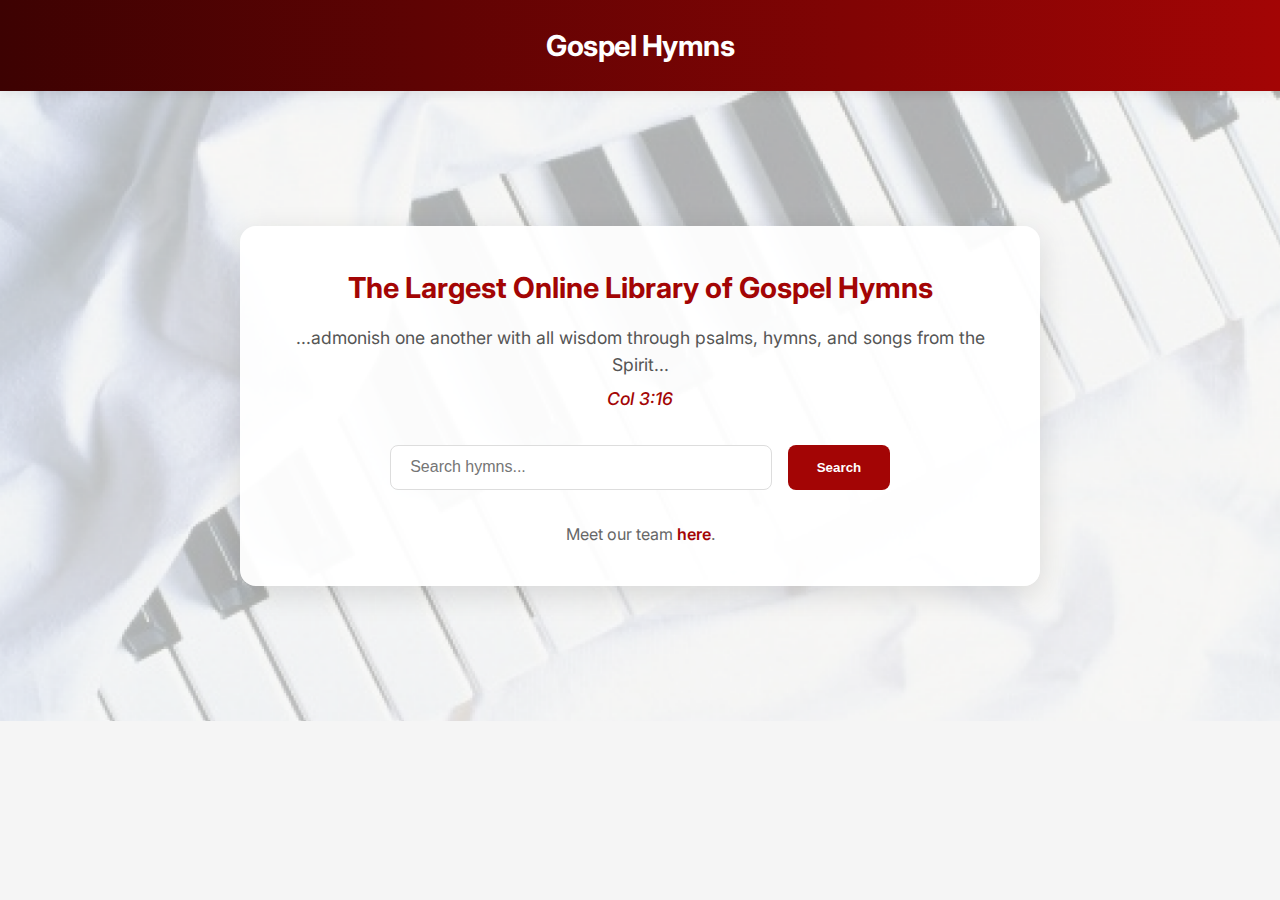
<file: index.html>
<!DOCTYPE html>
<html lang="en">
<head>
    <meta charset="UTF-8">
    <meta name="viewport" content="width=device-width, initial-scale=1.0">
    <title>Gospel Hymns Collection</title>
    <link rel="stylesheet" href="asset/styles/styles.css">
    <link rel="stylesheet" href="asset/styles/main.css">
    <link rel="preconnect" href="https://fonts.googleapis.com">
    <link rel="preconnect" href="https://fonts.gstatic.com" crossorigin>
    <link href="https://fonts.googleapis.com/css2?family=Inter:wght@400;500;600;700&display=swap" rel="stylesheet">
</head>
<body>
    <nav class="navbar">
        <h1 class="nav-logo">Gospel Hymns</h1>
    </nav>
    <main class="hero">
        <div class="hero-container">
            <h2 class="hero-title">The Largest Online Library of Gospel Hymns</h2>
            <p class="hero-subtext">
                ...admonish one another with all wisdom through psalms, hymns, 
                and songs from the Spirit...
                <span class="verse">Col 3:16</span>
            </p>
            <form class="search-form">
                <input type="text" placeholder="Search hymns..." class="search-input">
                <button type="submit" class="search-btn">Search</button>
            </form>
            <p class="team-cta">Meet our team <a href="team.html" class="team-link">here</a>.</p>
        </div>
    </main>
</body>
</html>
</file>
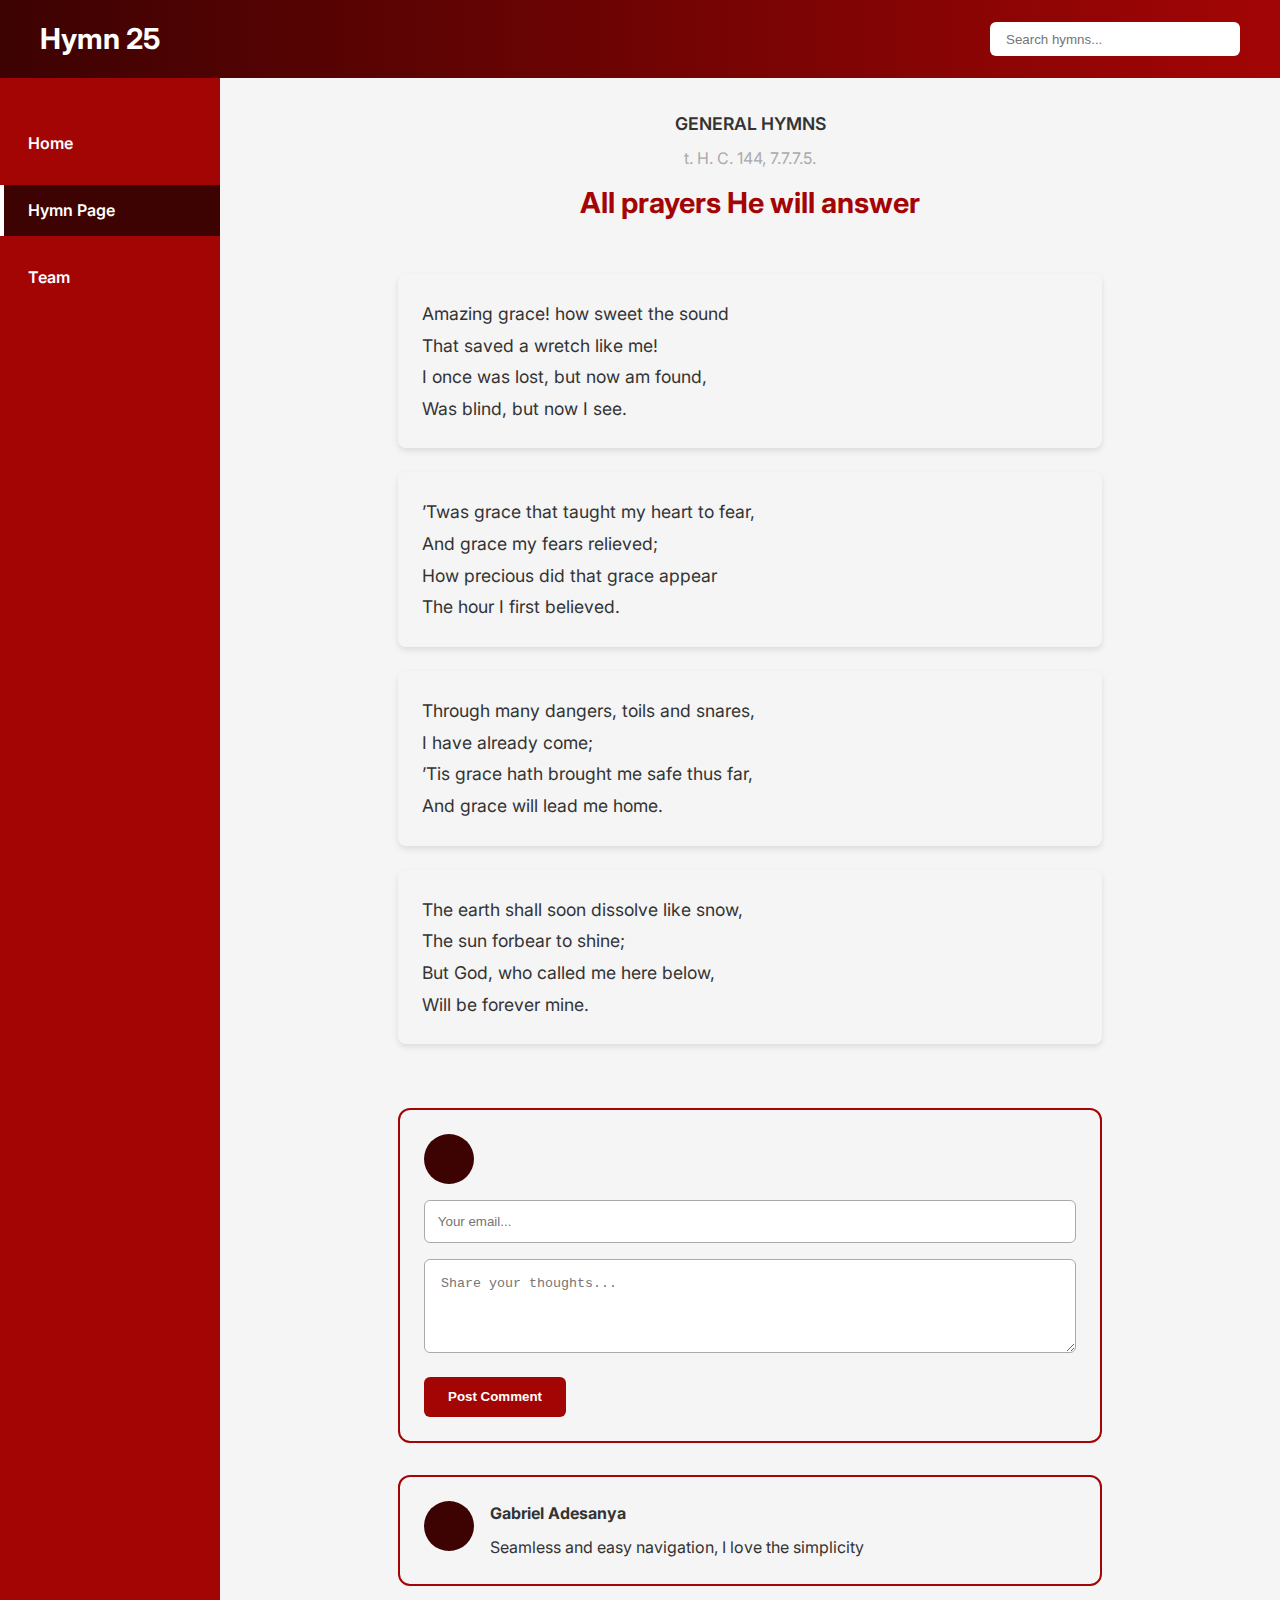
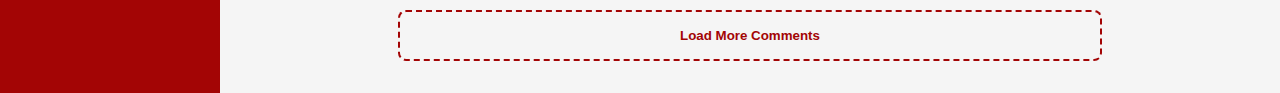
<file: hymn.html>
<!DOCTYPE html>
<html lang="en">
<head>
    <meta charset="UTF-8">
    <meta name="viewport" content="width=device-width, initial-scale=1.0">
    <title>Hymn 25 | Gospel Hymns</title>
    <link rel="stylesheet" href="/asset/styles/hstyle.css">
    <link rel="stylesheet" href="/asset/styles/main.css">
    <link href="https://fonts.googleapis.com/css2?family=Inter:wght@400;500;600;700&display=swap" rel="stylesheet">
</head>
<body>
    <nav class="hymn-nav">
        <div class="nav-container">
            <h1 class="hymn-title">Hymn 25</h1>
            <form class="hymn-search">
                <input type="text" placeholder="Search hymns..." class="search-input">
            </form>
        </div>
    </nav>

    <div class="hymn-container">
        <!-- Side Navigation -->
        <aside class="hymn-sidebar">
            <a href="index.html" class="sidebar-btn">Home</a>
            <a href="hymn.html" class="sidebar-btn active">Hymn Page</a>
            <a href="team.html" class="sidebar-btn">Team</a>
        </aside>

        <!-- Main Content -->
        <main class="hymn-content">
            <div class="hymn-header">
                <p class="hymn-type">GENERAL HYMNS</p>
                <p class="hymn-meta">t. H. C. 144, 7.7.7.5.</p>
                <h2 class="hymn-name">All prayers He will answer</h2>
            </div>

            <div class="hymn-stanzas">
                <div class="stanza">
                    <p>
                    Amazing grace! how sweet the sound <br>
                    That saved a wretch like me!<br>
                    I once was lost, but now am found,<br>
                    Was blind, but now I see.
                    </p>
                </div>
                
                <div class="stanza">
                    <p>
                        ’Twas grace that taught my heart to fear,<br>
                        And grace my fears relieved;<br>
                        How precious did that grace appear<br>
                        The hour I first believed.
                    </p>
                </div>

                <div class="stanza">
                    <p>Through many dangers, toils and snares, <br>
                        I have already come; <br>
                        ’Tis grace hath brought me safe thus far,<br>
                        And grace will lead me home.</p>
                </div>
                <div class="stanza">
                    <p>The earth shall soon dissolve like snow,<br>
                        The sun forbear to shine; <br>
                        But God, who called me here below, <br>
                        Will be forever mine.</p> 
                </div>
                
                <!-- Repeat for other stanzas -->
            </div>

            <!-- Comments Section -->
            <section class="comment-section">
                <div class="comment-form">
                    <div class="user-avatar"></div>
                    <input type="email" placeholder="Your email..." class="comment-email">
                    <textarea placeholder="Share your thoughts..." rows="4"></textarea>
                    <button class="submit-btn">Post Comment</button>
                </div>

                <div class="comment-list">
                    <!-- Existing Comments -->
                    <div class="comment-card">
                        <div class="commenter-avatar"></div>
                        <div class="comment-body">
                            <span class="commenter-name">Gabriel Adesanya</span>
                            <p class="comment-text">Seamless and easy navigation, I love the simplicity</p>
                        </div>
                    </div>
                    
                    <!-- Load More -->
                    <button class="load-more">Load More Comments</button>
                </div>
            </section>
        </main>
    </div>
</body>
</html>
</file>
<file: asset/styles/main.css>
/* ===== CORE STYLES ===== */
:root {
    --primary: #A30505;
    --primary-dark: #3D0202;
    --white: #FFFFFF;
    --gray-light: #F5F5F5;
    --text-dark: #333;
    --font-inter: 'Inter', sans-serif;
  }
  
  * {
    margin: 0;
    padding: 0;
    box-sizing: border-box;
  }
  
  body {
    font-family: var(--font-inter);
    min-height: 100vh;
    background-color: var(--gray-light);
  }
  
  /* ===== SHARED NAVIGATION ===== */
  .navbar {
    background: linear-gradient(to right, var(--primary-dark), var(--primary));
    color: var(--white);
    padding: 1.5rem 2rem;
    text-align: center;
  }
  
  .app-container {
    display: flex;
    min-height: calc(100vh - 72px);
  }
  
  /* Sidebar - Desktop */
  .sidebar {
    width: 220px;
    background-color: var(--primary);
    padding: 2rem 0;
    display: flex;
    flex-direction: column;
  }
  
  .sidebar-btn {
    color: var(--white);
    text-decoration: none;
    padding: 0.8rem 1.5rem;
    margin: 0.5rem 0;
    font-weight: 600;
    transition: all 0.3s;
    border-left: 4px solid transparent;
  }
  
  .sidebar-btn:hover {
    background-color: var(--primary-dark);
  }
  
  .sidebar-btn.active {
    background-color: var(--primary-dark);
    border-left: 4px solid var(--white);
  }
  
  /* Main Content Area */
  .content {
    flex: 1;
    padding: 2rem 3rem;
  }
  
  /* ===== MOBILE RESPONSIVENESS ===== */
  @media (max-width: 768px) {
    .app-container {
      flex-direction: column;
    }
  
    /* Mobile Sidebar */
    .sidebar {
      width: 100%;
      padding: 1rem;
      flex-direction: row;
      justify-content: center;
      flex-wrap: wrap;
      gap: 0.5rem;
    }
  
    .sidebar-btn {
      padding: 0.6rem 1.2rem;
      margin: 0;
      border-left: none;
      border-radius: 6px;
      background-color: rgba(255, 255, 255, 0.1);
    }
  
    .sidebar-btn.active {
      background-color: var(--primary-dark);
      border-left: none;
      border-bottom: 3px solid var(--white);
    }
  }
</file>
<file: asset/styles/hstyle.css>
/* ===== VARIABLES ===== */
:root {
    --primary: #A30505;
    --primary-dark: #3D0202;
    --white: #FFFFFF;
    --gray-light: #D9D9D9;
    --gray-medium: #AAAAAA;
    --text-dark: #333333;
}

/* ===== BASE STYLES ===== */
* {
    margin: 0;
    padding: 0;
    box-sizing: border-box;
}

body {
    font-family: 'Inter', sans-serif;
    line-height: 1.6;
    color: var(--text-dark);
}

/* ===== NAVBAR ===== */
.hymn-nav {
    background: linear-gradient(to right, var(--primary-dark), var(--primary));
    padding: 1rem 2rem;
    color: var(--white);
}

.nav-container {
    display: flex;
    justify-content: space-between;
    align-items: center;
    max-width: 1200px;
    margin: 0 auto;
}

.hymn-title {
    font-size: 1.8rem;
    font-weight: 700;
}

.hymn-search {
    display: flex;
}

.search-input {
    padding: 0.6rem 1rem;
    border: none;
    border-radius: 6px;
    min-width: 250px;
}

/* ===== LAYOUT ===== */
.hymn-container {
    display: flex;
    min-height: calc(100vh - 72px);
}

/* ===== SIDEBAR ===== */
.hymn-sidebar {
    width: 220px;
    background-color: var(--primary);
    padding: 2rem 0;
    display: flex;
    flex-direction: column;
}

.sidebar-btn {
    color: var(--white);
    text-decoration: none;
    padding: 0.8rem 1.5rem;
    margin: 0.5rem 0;
    font-weight: 600;
    transition: background 0.3s;
}

.sidebar-btn:hover, .sidebar-btn.active {
    background-color: var(--primary-dark);
    /* border-left: 4px solid var(--white); */
}

/* ===== MAIN CONTENT ===== */
.hymn-content {
    flex: 1;
    padding: 2rem 3rem;
    max-width: 800px;
    margin: 0 auto;
}

/* ===== HYMN STYLING ===== */
.hymn-header {
    text-align: center;
    margin-bottom: 3rem;
}

.hymn-type {
    font-size: 1.1rem;
    font-weight: 600;
    color: var(--text-dark);
    margin-bottom: 0.5rem;
}

.hymn-meta {
    font-size: 1rem;
    color: var(--gray-medium);
    margin-bottom: 0.5rem;
}

.hymn-name {
    font-size: 1.8rem;
    color: var(--primary);
    margin-bottom: 1rem;
}

.hymn-stanzas {
    display: flex;
    flex-direction: column;
    gap: 1.5rem;
}

.stanza {
    background-color: var(--gray-light);
    padding: 1.5rem;
    border-radius: 8px;
    box-shadow: 0 3px 6px rgba(0,0,0,0.1);
    font-size: 1.1rem;
    line-height: 1.8;
}

.stanza-number {
    font-weight: 700;
    margin-right: 0.5rem;
}

/* ===== COMMENTS SECTION ===== */
.comment-section {
    margin-top: 4rem;
}

.comment-form {
    background-color: var(--gray-light);
    border: 2px solid var(--primary);
    border-radius: 12px;
    padding: 1.5rem;
    margin-bottom: 2rem;
}

.user-avatar, .commenter-avatar {
    width: 50px;
    height: 50px;
    background-color: var(--primary-dark);
    border-radius: 50%;
    margin-right: 1rem;
}

.comment-email {
    width: 100%;
    padding: 0.8rem;
    margin: 1rem 0;
    border: 1px solid var(--gray-medium);
    border-radius: 6px;
}

textarea {
    width: 100%;
    padding: 1rem;
    border: 1px solid var(--gray-medium);
    border-radius: 6px;
    resize: vertical;
    margin-bottom: 1rem;
}

.submit-btn {
    background-color: var(--primary);
    color: var(--white);
    border: none;
    padding: 0.8rem 1.5rem;
    border-radius: 6px;
    font-weight: 600;
    cursor: pointer;
    transition: background 0.3s;
}

.submit-btn:hover {
    background-color: var(--primary-dark);
}

.comment-card {
    display: flex;
    background-color: var(--gray-light);
    border: 2px solid var(--primary);
    border-radius: 12px;
    padding: 1.5rem;
    margin-bottom: 1.5rem;
}

.commenter-name {
    font-weight: 700;
    display: block;
    margin-bottom: 0.5rem;
}

.load-more {
    display: block;
    width: 100%;
    padding: 1rem;
    background: transparent;
    border: 2px dashed var(--primary);
    border-radius: 8px;
    font-weight: 600;
    color: var(--primary);
    cursor: pointer;
    transition: all 0.3s;
}

.load-more:hover {
    background-color: var(--gray-light);
}

/* ===== RESPONSIVE DESIGN ===== */
@media (max-width: 900px) {
    .hymn-container {
        flex-direction: column;
    }
    
    .hymn-sidebar {
        width: 100%;
        padding: 1rem;
        flex-direction: row;
        justify-content: center;
        flex-wrap: wrap;
        gap: 0.5rem;
    }
    
    .sidebar-btn {
        padding: 0.6rem 1rem;
        margin: 0;
        border-radius: 6px;
    }
    
    .hymn-content {
        padding: 2rem;
    }
    
    .hymn-stanzas {
        width: 100%;
    }
}

@media (max-width: 600px) {
    .nav-container {
        flex-direction: column;
        gap: 1rem;
    }
    
    .hymn-search {
        width: 100%;
    }
    
    .search-input {
        width: 100%;
    }
}
</file>
<file: asset/styles/styles.css>
/* Modern Reset + Variables */
:root {
    --primary: #A30505;
    --primary-dark: #3D0202;
    --white: #FFFFFF;
    --gray-light: #F5F5F5;
    --font-inter: 'Inter', sans-serif;
}

* {
    margin: 0;
    padding: 0;
    box-sizing: border-box;
}

body {
    font-family: var(--font-inter);
    line-height: 1.5;
    color: #333;
    background-color: var(--gray-light);
}

/* Navbar */
.navbar {
    background: linear-gradient(to right, var(--primary-dark), var(--primary));
    color: var(--white);
    padding: 1.5rem 1rem;
    text-align: center;
    box-shadow: 0 2px 10px rgba(0, 0, 0, 0.1);
}

.nav-logo {
    font-size: 1.8rem;
    font-weight: 700;
    letter-spacing: -0.5px;
}


/* Hero Section */
.hero {
    background: url('../images/piano.png') no-repeat center/cover;
    min-height: 70vh;
    display: flex;
    align-items: center;
    justify-content: center;
    padding: 2rem;
}

.hero-container {
    max-width: 800px;
    background: rgba(255, 255, 255, 0.95);
    padding: 2.5rem;
    border-radius: 16px;
    box-shadow: 0 8px 30px rgba(0, 0, 0, 0.12);
    text-align: center;
}

.hero-title {
    font-size: 1.8rem;
    font-weight: 700;
    color: var(--primary);
    margin-bottom: 1rem;
}

.hero-subtext {
    font-size: 1.1rem;
    margin-bottom: 2rem;
    color: #555;
}

.verse {
    display: block;
    font-style: italic;
    margin-top: 0.5rem;
    color: var(--primary);
    font-weight: 500;
}

/* Search Form */
.search-form {
    display: flex;
    gap: 1rem;
    max-width: 500px;
    margin: 0 auto 2rem;
}

.search-input {
    flex: 1;
    padding: 0.8rem 1.2rem;
    border: 1px solid #ddd;
    border-radius: 8px;
    font-size: 1rem;
    transition: all 0.3s;
}

.search-input:focus {
    border-color: var(--primary);
    outline: none;
    box-shadow: 0 0 0 3px rgba(163, 5, 5, 0.1);
}

.search-btn {
    padding: 0.8rem 1.8rem;
    background: var(--primary);
    color: var(--white);
    border: none;
    border-radius: 8px;
    font-weight: 600;
    cursor: pointer;
    transition: background 0.3s;
}

.search-btn:hover {
    background: var(--primary-dark);
}

/* Team Link */
.team-cta {
    font-size: 1rem;
    color: #666;
}

.team-link {
    color: var(--primary);
    font-weight: 600;
    text-decoration: none;
    transition: color 0.3s;
}

.team-link:hover {
    color: var(--primary-dark);
    text-decoration: underline;
}

/* Team-Specific Styles */
.team-container {
    display: flex;
    min-height: calc(100vh - 25vh); /* Adjust based on navbar height */
}

/* Sidebar */
.sidebar {
    width: 230px;
    background: var(--primary);
    padding: 2rem 0;
}

.sidebar-btn {
    display: block;
    color: var(--white);
    text-decoration: none;
    padding: 1rem 2rem;
    margin: 0.5rem 0;
    font-weight: 600;
    transition: background 0.3s;
}

.sidebar-btn:hover, .sidebar-btn.active {
    background: var(--primary-dark);
}

/* Team Content */
.team-content {
    flex: 1;
    padding: 2rem;
    background: var(--gray-light);
}

.section-title {
    font-size: 1.5rem;
    color: var(--primary-dark);
    margin-bottom: 1.5rem;
    padding-bottom: 0.5rem;
    border-bottom: 2px solid var(--primary);
}

/* Team Grid */
.team-grid {
    display: grid;
    grid-template-columns: repeat(auto-fill, minmax(250px, 1fr));
    gap: 2rem;
    margin-bottom: 3rem;
}

.team-card {
    background: var(--white);
    border-radius: 12px;
    padding: 1.5rem;
    text-align: center;
    box-shadow: 0 4px 12px rgba(0, 0, 0, 0.08);
    transition: transform 0.3s;
}

.team-card:hover {
    transform: translateY(-5px);
}

.team-img {
    width: 100px;
    height: 100px;
    border-radius: 50%;
    object-fit: cover;
    margin-bottom: 1rem;
    border: 3px solid var(--primary);
}

.team-name {
    font-size: 1.2rem;
    font-weight: 700;
    color: var(--primary-dark);
    margin-bottom: 0.5rem;
}

.team-role {
    font-size: 0.9rem;
    color: #666;
}

/* Search in Navbar */
.team-search {
    position: absolute;
    right: 2rem;
    top: 50%;
    transform: translateY(-50%);
}

/* NAVBAR LAYOUT */
.nav-container {
    display: flex;
    justify-content: space-between;
    align-items: center;
    width: 100%;
    max-width: 1200px;
    margin: 0 auto;
    padding: 0 2rem;
}

.team-search {
    display: flex;
    gap: 0.5rem;
    margin-left: auto; /* Pushes search to the right */
}

/* FACILITATORS ROW LAYOUT */
.team-row {
    display: flex;
    gap: 2rem;
    overflow-x: auto; /* Allows horizontal scrolling if needed */
    padding-bottom: 1rem; /* Space for scrollbar */
    margin-bottom: 3rem;
}

.team-row .team-card {
    min-width: 250px; /* Prevents cards from shrinking */
    flex-shrink: 0;   /* Ensures consistent card sizes */
}

/* PARTICIPANTS GRID (unchanged) */
.team-grid {
    display: grid;
    grid-template-columns: repeat(auto-fill, minmax(250px, 1fr));
    gap: 2rem;
}

/* ===== MOBILE RESPONSIVENESS ===== */
@media (max-width: 900px) {
  .team-container {
    flex-direction: column;
  }
  
  /* Centered Horizontal Navigation */
  .sidebar {
    width: 100%;
    padding: 1rem;
    display: flex;
    justify-content: center; /* Center the buttons */
    flex-wrap: wrap; /* Allow wrapping if needed */
    gap: 0.5rem; /* Space between buttons */
    background-color: var(--primary-red);
  }

  .sidebar-btn {
    padding: 0.8rem 1.2rem;
    margin: 0;
    border-radius: 6px;
    background-color: rgba(255,255,255,0.1);
  }

  .sidebar-btn.active {
    background-color: var(--dark-red);
    border-left: none;
    border-bottom: 3px solid var(--white);
  }

  .team-content {
    padding: 2rem;
  }
}

@media (max-width: 600px) {
  .team-nav-container {
    flex-direction: column;
    gap: 1rem;
    text-align: center;
  }
  
  .team-search {
    width: 100%;
    justify-content: center;
  }
  
  .search-input {
    width: 70%;
  }
  
  /* More compact mobile buttons */
  .sidebar-btn {
    padding: 0.6rem 1rem;
    font-size: 0.9rem;
  }
}
/* ===== MOBILE RESPONSIVENESS ===== */
@media (max-width: 900px) {
    .team-container {
      flex-direction: column;
    }
    
    /* Centered Horizontal Navigation */
    .sidebar {
      width: 100%;
      padding: 1rem;
      display: flex;
      justify-content: center; /* Center the buttons */
      flex-wrap: wrap; /* Allow wrapping if needed */
      gap: 0.5rem; /* Space between buttons */
      background-color: var(--primary-red);
    }
  
    .sidebar-btn {
      padding: 0.8rem 1.2rem;
      margin: 0;
      border-radius: 6px;
      background-color: rgba(255,255,255,0.1);
    }
  
    .sidebar-btn.active {
      background-color: var(--dark-red);
      border-left: none;
      border-bottom: 3px solid var(--white);
    }
  
    .team-content {
      padding: 2rem;
    }
  }
  
  @media (max-width: 600px) {
    .team-nav-container {
      flex-direction: column;
      gap: 1rem;
      text-align: center;
    }
    
    .team-search {
      width: 100%;
      justify-content: center;
    }
    
    .search-input {
      width: 70%;
    }
    
    /* More compact mobile buttons */
    .sidebar-btn {
      padding: 0.6rem 1rem;
      font-size: 0.9rem;
    }
  }


  li {
    list-style-type: none;
    background-color: green;
    width: 100%;
}
</file>
